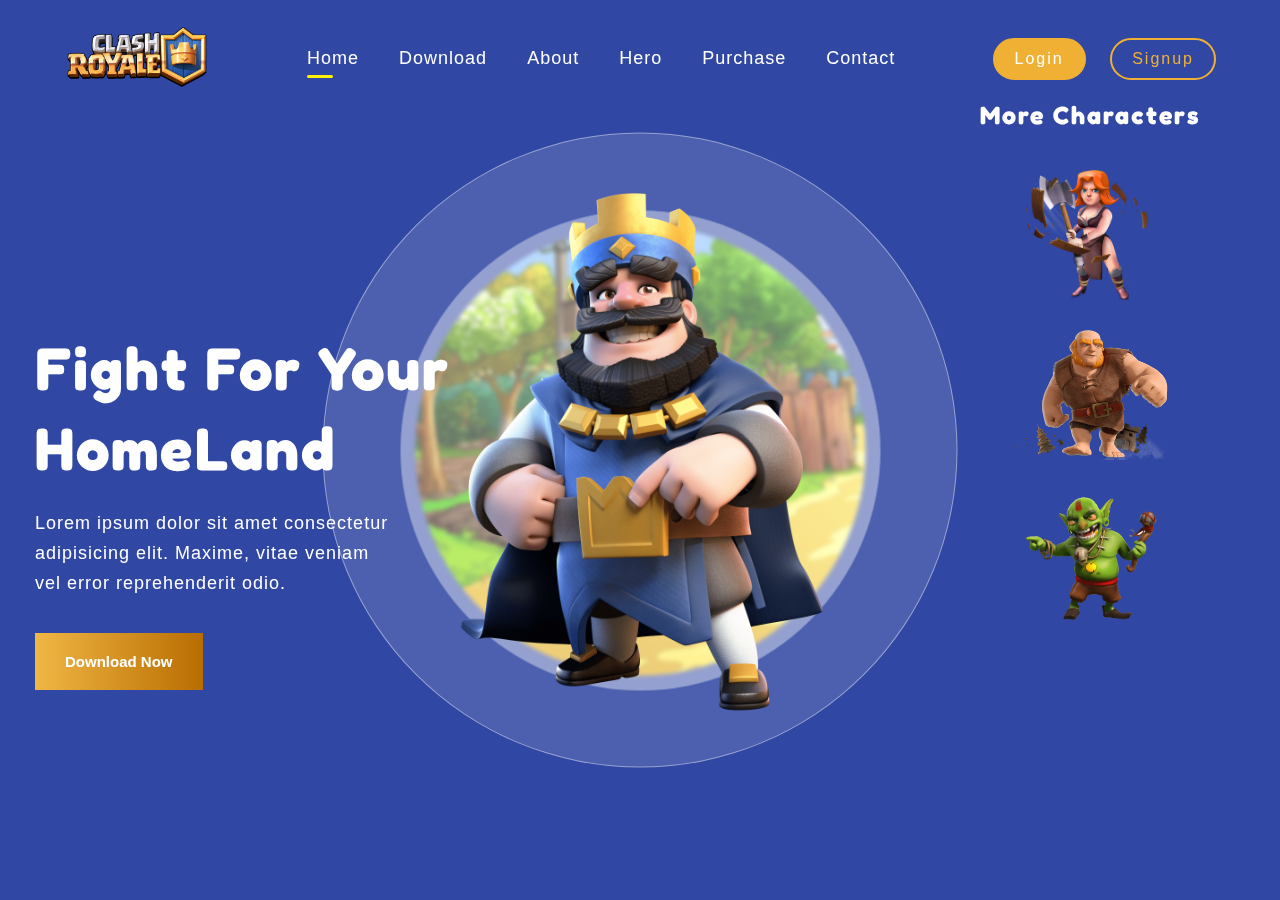
<file: GameWeb_Landing_Page/index.html>
<!DOCTYPE html>
<html lang="en">
  <head>
    <meta charset="UTF-8" />
    <meta name="viewport" content="width=device-width, initial-scale=1.0" />
    <title>Game Website Landing Page</title>
    <link rel="stylesheet" href="style.css" />
  </head>
  <body>
    <div class="container">
      <div class="circle"></div>
      <div class="navbar">
        <div class="logo">
          <img src="logo.png" alt="logo" />
        </div>

        <ul class="navlist">
          <li><a href="#" class="active">Home</a></li>
          <li><a href="#">Download</a></li>
          <li><a href="#">About</a></li>
          <li><a href="#">Hero</a></li>
          <li><a href="#">Purchase</a></li>
          <li><a href="#">Contact</a></li>
        </ul>

        <div class="click">
          <button>Login</button>
          <button>Signup</button>
        </div>
      </div>

      <div class="hero">
        <div class="content">
          <h1>Fight For Your HomeLand</h1>
          <p>
            Lorem ipsum dolor sit amet consectetur adipisicing elit. Maxime,
            vitae veniam vel error reprehenderit odio.
          </p>
          <button>Download Now</button>
        </div>

        <div class="main-character">
          <img src="royal king.png" alt="king" />
        </div>

        <div class="characters">
          <h2>More Characters</h2>
          <div class="fighters">
            <img src="smasher girl.png" alt="" />
            <img src="fighter.png" alt="" />
            <img src="goblin.png" alt="" />
          </div>
        </div>
      </div>
    </div>
  </body>
</html>
</file>
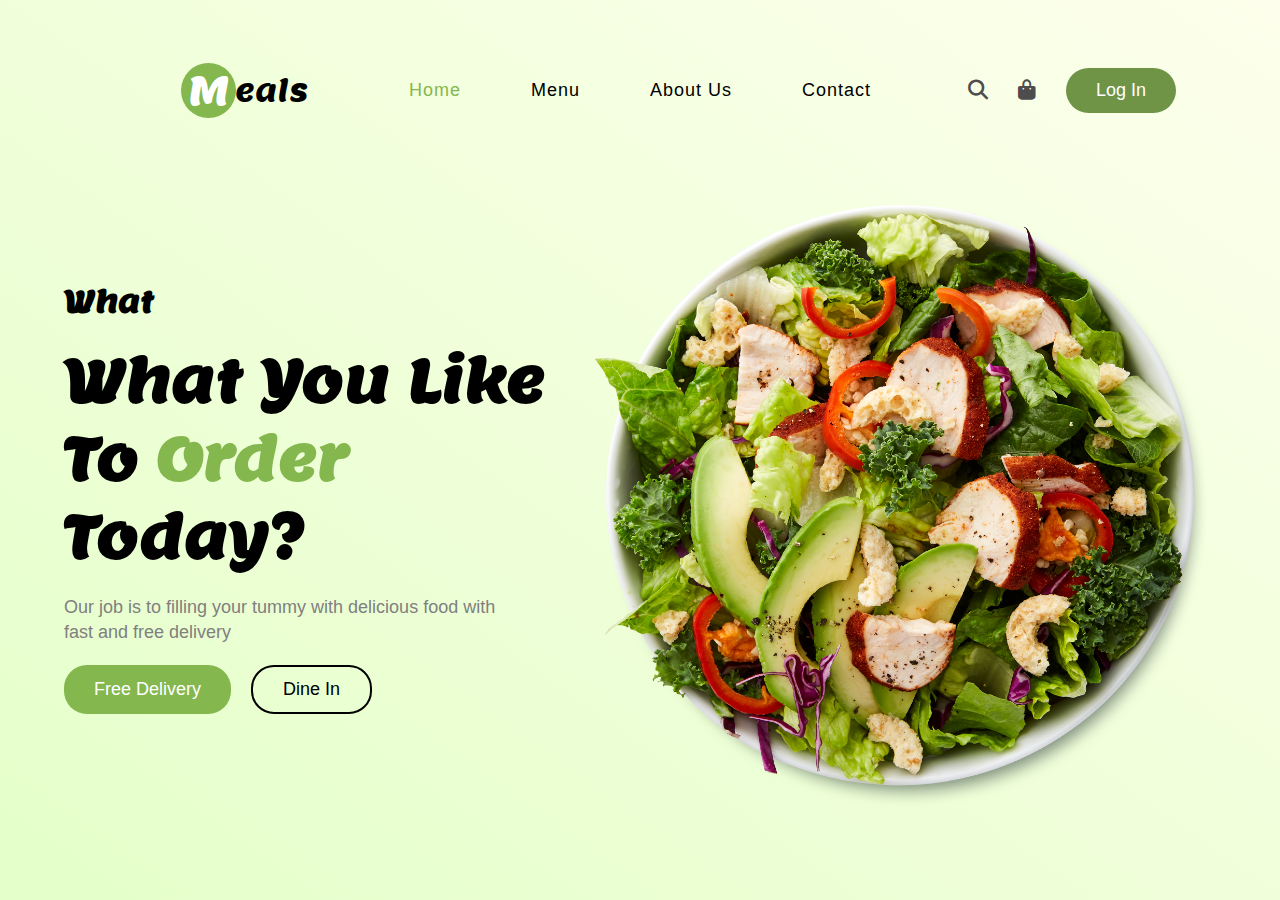
<file: Meals_Landing_Page/index.html>
<!DOCTYPE html>
<html lang="en">
  <head>
    <meta charset="UTF-8" />
    <meta name="viewport" content="width=device-width, initial-scale=1.0" />
    <title>Meals Landing Page</title>
    <link rel="stylesheet" href="style.css" />
    <link
      rel="stylesheet"
      href="https://cdnjs.cloudflare.com/ajax/libs/font-awesome/6.7.2/css/all.min.css"
      integrity="sha512-Evv84Mr4kqVGRNSgIGL/F/aIDqQb7xQ2vcrdIwxfjThSH8CSR7PBEakCr51Ck+w+/U6swU2Im1vVX0SVk9ABhg=="
      crossorigin="anonymous"
      referrerpolicy="no-referrer"
    />
  </head>
  <body>
    <header>
      <div class="logo">M</div>

      <ul>
        <li><a href="#" class="active">Home</a></li>
        <li><a href="#">Menu</a></li>
        <li><a href="#">About Us</a></li>
        <li><a href="#">Contact</a></li>
      </ul>

      <div class="icons">
        <i class="fa-solid fa-search"></i>
        <i class="fa-solid fa-shopping-bag"></i>
        <button class="login">Log In</button>
      </div>
    </header>

    <section>
      <div class="content">
        <h2>What</h2>
        <h1>What You Like <br />To <span>Order</span> Today?</h1>
        <p>
          Our job is to filling your tummy with delicious food with <br />fast
          and free delivery
        </p>

        <div class="buttons">
          <button class="delivery">Free Delivery</button>
          <button class="dine">Dine In</button>
        </div>
      </div>

      <div class="dish">
        <img src="salad.png" alt="salad" />
      </div>
    </section>
  </body>
</html>
</file>
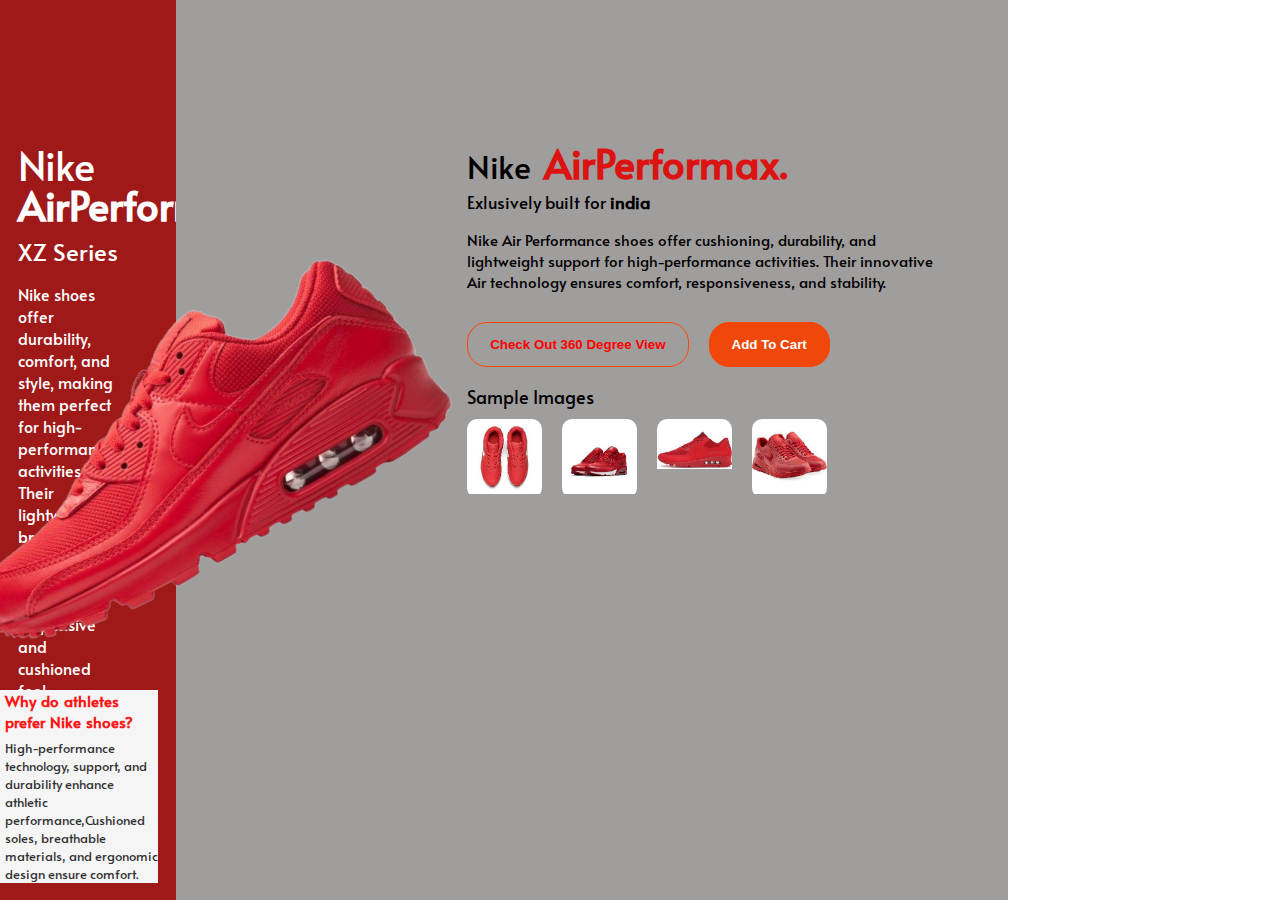
<file: Nike(2)_Landing_Page/index.html>
<!DOCTYPE html>
<html lang="en">
<head>
  <meta charset="UTF-8">
  <meta name="viewport" content="width=device-width, initial-scale=1.0">
  <title>Project Nike Shreyans Website</title>
  <link rel="stylesheet" href="style.css">

  <link rel="preconnect" href="https://fonts.googleapis.com">
<link rel="preconnect" href="https://fonts.gstatic.com" crossorigin>
<link href="https://fonts.googleapis.com/css2?family=Abel&family=Alata&family=Amarante&family=Cinzel+Decorative:wght@400;700;900&family=Cinzel:wght@400..900&family=Faculty+Glyphic&family=Fugaz+One&family=Inconsolata:wght@200..900&family=Josefin+Sans:ital,wght@0,100..700;1,100..700&family=Kanit:ital,wght@0,100;0,200;0,300;0,400;0,500;0,600;0,700;0,800;0,900;1,100;1,200;1,300;1,400;1,500;1,600;1,700;1,800;1,900&family=Lobster&family=Open+Sans:ital,wght@0,300..800;1,300..800&family=Outfit:wght@100..900&family=Raleway:ital,wght@0,100..900;1,100..900&display=swap" rel="stylesheet">
</head>
<body>
  <div id="main">
    <div id="left">
      <div id="text">
            <h1 class="a"><span>Nike</span> AirPerformax</h1>
            <h3 class="a">XZ Series</h3>
            <p class="a">Nike shoes offer durability, comfort, and style, making them perfect for high-performance activities. Their lightweight, breathable, and flexible design ensures a responsive and cushioned feel.</p>
            <button class="a"> Check Out !</button>
        </div>
        <div class="a" id="btm">
          <h3>Why do athletes prefer Nike shoes?</h3>
          <p>High-performance technology, support, and durability enhance athletic performance,Cushioned soles, breathable materials, and ergonomic design ensure comfort.</p>
        </div>
    </div>
    <div id="right">
        <img src="shoes.png" alt="">
        <div id="center">
              <h1>Nike <span>AirPerformax.</span></h1>
              <h2><span>Exlusively built for</span> india</h2>
              <p>Nike Air Performance shoes offer cushioning, durability, and lightweight support for high-performance activities. Their innovative Air technology ensures comfort, responsiveness, and stability.</p>
            <div id="btns">
                <button id="ss">Check Out 360 Degree View</button>
                <button>Add To Cart</button>
            </div>
            <h1 id="sampletext">Sample Images</h1>
            <div id="sample">
              <div class="sample">
                <img src="1.jpg" alt="">
              </div>
             
              <div class="sample">
                <img src="4.jpg" alt="">
              </div>
               <div class="sample">
                <img src="5.jpg" alt="">
              </div>
              
              <div class="sample">
                <img src="6.jpg" alt="">
              </div>
             
            </div>
        </div>
      
    </div>
    
  </div>

  <script src="https://cdnjs.cloudflare.com/ajax/libs/gsap/3.12.5/gsap.min.js" integrity="sha512-7eHRwcbYkK4d9g/6tD/mhkf++eoTHwpNM9woBxtPUBWm67zeAfFC+HrdoE2GanKeocly/VxeLvIqwvCdk7qScg==" crossorigin="anonymous" referrerpolicy="no-referrer"></script>
  <script src="index.js"></script>
  
</body>
</html>
</file>
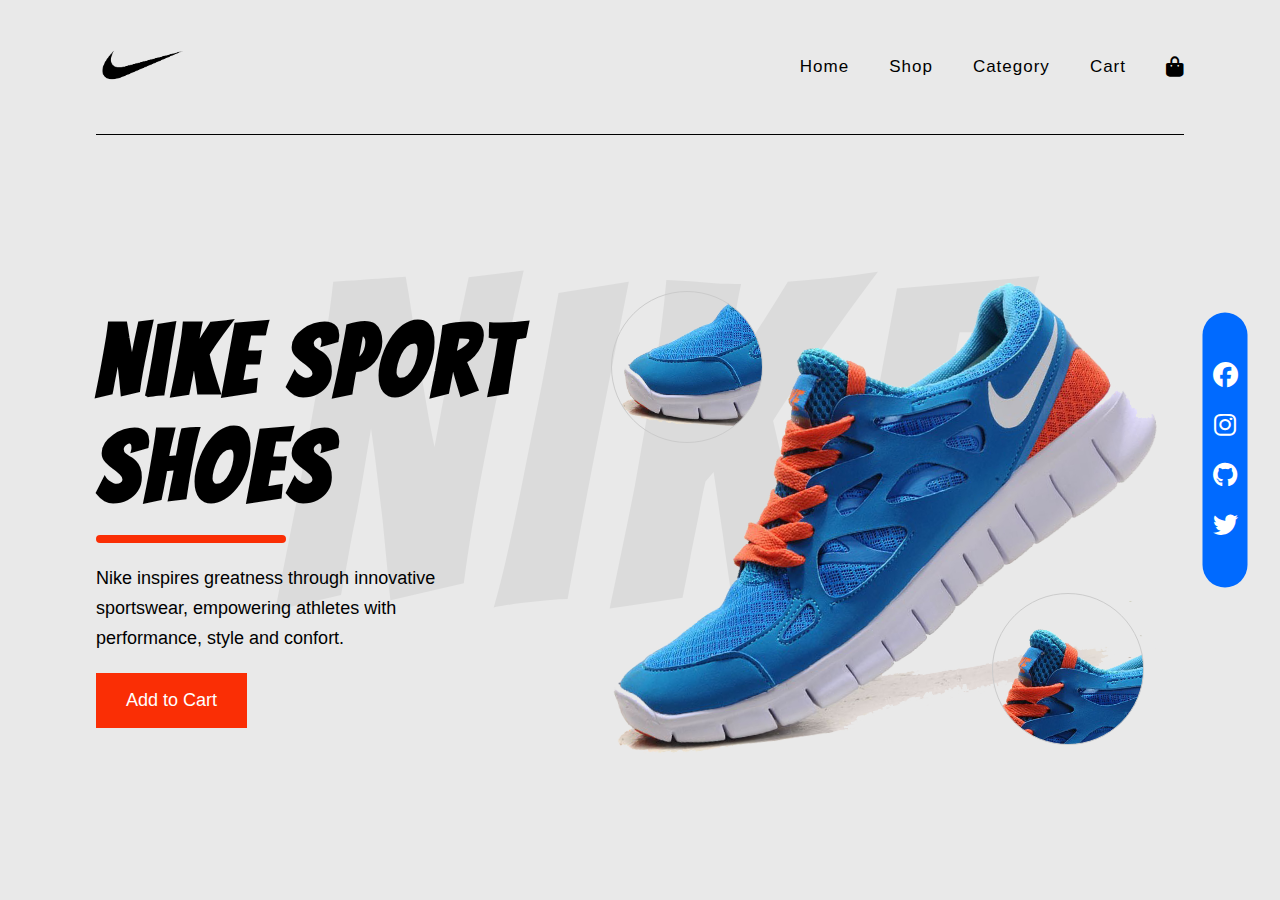
<file: Nike_Landing_Page/index.html>
<!DOCTYPE html>
<html lang="en">
  <head>
    <meta charset="UTF-8" />
    <meta name="viewport" content="width=device-width, initial-scale=1.0" />
    <title>Nike Landing Page</title>
    <link rel="stylesheet" href="style.css" />
    <link
      rel="stylesheet"
      href="https://cdnjs.cloudflare.com/ajax/libs/font-awesome/6.7.2/css/all.min.css"
      integrity="sha512-Evv84Mr4kqVGRNSgIGL/F/aIDqQb7xQ2vcrdIwxfjThSH8CSR7PBEakCr51Ck+w+/U6swU2Im1vVX0SVk9ABhg=="
      crossorigin="anonymous"
      referrerpolicy="no-referrer"
    />
  </head>
  <body>
    <div class="container">
      <div class="navbar">
        <div class="logo">
          <img src="logo.png" />
        </div>
        <ul class="navlist">
          <li><a href="#">Home</a></li>
          <li><a href="#">Shop</a></li>
          <li><a href="#">Category</a></li>
          <li><a href="#">Cart</a></li>
          <i class="fa-solid fa-bag-shopping"></i>
        </ul>
      </div>

      <div class="hero">
        <div class="content">
          <h1>Nike Sport Shoes</h1>
          <div class="line"></div>
          <p>
            Nike inspires greatness through innovative sportswear, empowering
            athletes with performance, style and confort.
          </p>
          <a href="https://github.com/Shaktisinh0044" target="_blank"
            ><button>Add to Cart</button></a
          >
        </div>

        <div class="shoes">
          <img src="shoes.png" />
        </div>

        <div class="icons">
          <a href="https://github.com/Shaktisinh0044" target="_blank"
            ><i class="fa-brands fa-facebook"></i
          ></a>
          <a href="https://github.com/Shaktisinh0044" target="_blank"
            ><i class="fa-brands fa-instagram"></i
          ></a>
          <a href="https://github.com/Shaktisinh0044" target="_blank">
            <i class="fa-brands fa-github"></i
          ></a>
          <a href="https://github.com/Shaktisinh0044" target="_blank"
            ><i class="fa-brands fa-twitter"></i
          ></a>
        </div>
      </div>
    </div>
  </body>
</html>
</file>
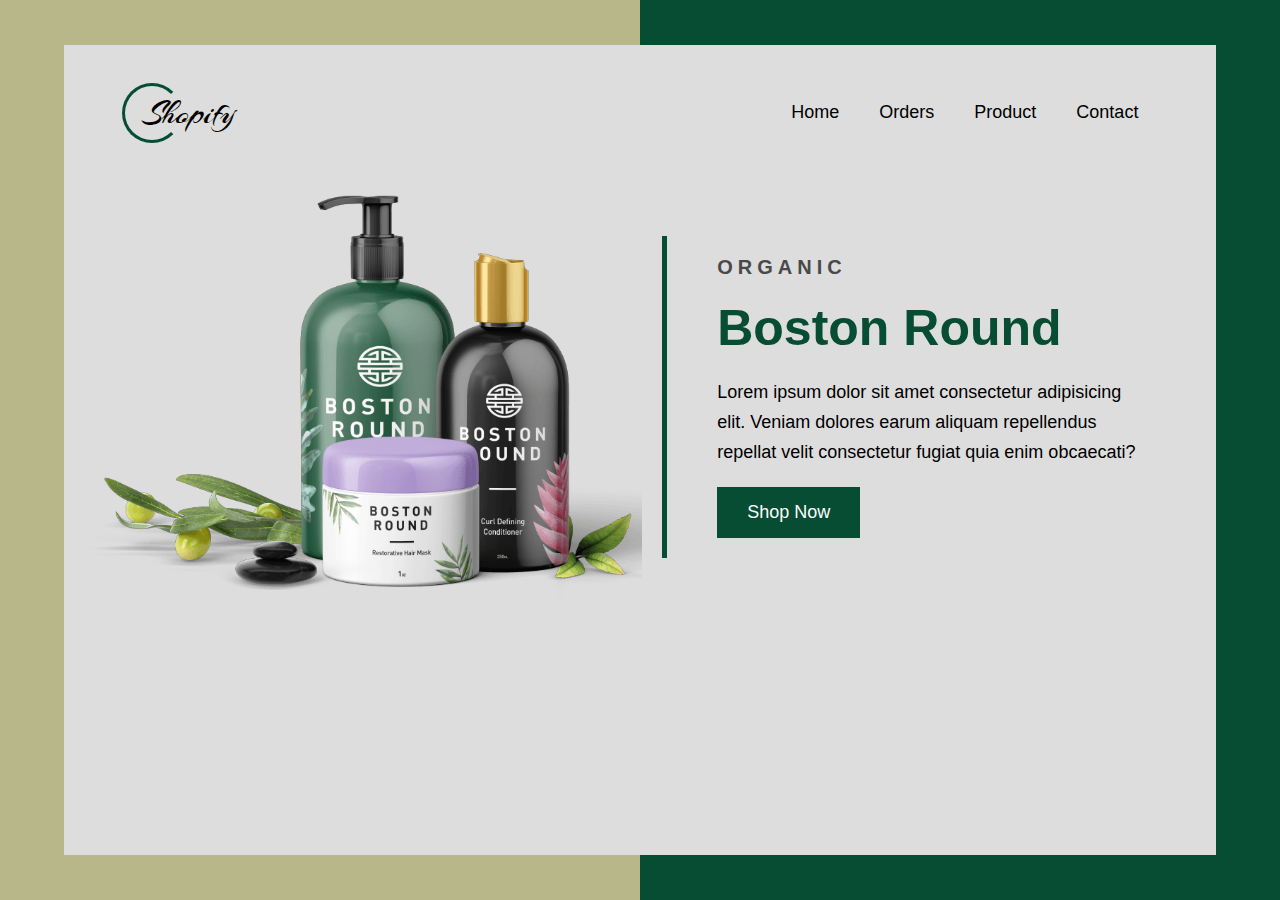
<file: Product_Landing_Page/index.html>
<!DOCTYPE html>
<html lang="en">
  <head>
    <meta charset="UTF-8" />
    <meta name="viewport" content="width=device-width, initial-scale=1.0" />
    <title>Product Landing Page</title>
    <link rel="stylesheet" href="style.css" />
  </head>
  <body>
    <div class="container">
      <div class="wrapper">
        <div class="navbar">
          <div class="logo"></div>
          <ul class="navlist" id="navlist">
            <li><a href="#">Home</a></li>
            <li><a href="#">Orders</a></li>
            <li><a href="#">Product</a></li>
            <li><a href="#">Contact</a></li>
          </ul>
          <div class="hamburger" id="hamburger">
            <span></span>
            <span></span>
            <span></span>
          </div>
        </div>

        <div class="hero">
          <img src="products.png" alt="img" />
          <div class="content">
            <h3>Organic</h3>
            <h1>Boston Round</h1>
            <p>
              Lorem ipsum dolor sit amet consectetur adipisicing elit. Veniam
              dolores earum aliquam repellendus repellat velit consectetur
              fugiat quia enim obcaecati?
            </p>
            <button>Shop Now</button>
          </div>
        </div>
      </div>
    </div>

    <script src="script.js"></script>
  </body>
</html>
</file>
<file: GameWeb_Landing_Page/style.css>
@import url("https://fonts.googleapis.com/css2?family=Fredoka:wght@300..700&display=swap");

* {
  margin: 0;
  padding: 0;
  box-sizing: border-box;
  font-family: Arial, Helvetica, sans-serif;
}

.container {
  background-color: #3047a3;
  height: 100vh;
  isolation: isolate;
}

.navbar {
  height: 13vh;
  width: 90%;
  margin: auto;
  display: flex;
  justify-content: space-between;
  align-items: center;
}

.logo img {
  height: 65px;
}

.navlist {
  display: flex;
}

.navlist li {
  list-style: none;
  padding: 20px;
}

.navlist a {
  position: relative;
  color: white;
  font-size: 18px;
  text-decoration: none;
  letter-spacing: 1px;
}

.click button:nth-child(1),
.click button:nth-child(2) {
  padding: 10px 20px;
  font-size: 16px;
  border-radius: 30px;
  letter-spacing: 2px;
}

.click button:nth-child(1) {
  background-color: #f0b033;
  color: white;
  border: 2px solid #f0b033;
}

.click button:nth-child(2) {
  background-color: transparent;
  color: #f0b033;
  border: 2px solid #f0b033;
  margin-left: 20px;
}

.click button:nth-child(1):hover {
  background-color: transparent;
  color: #f0b033;
}

.click button:nth-child(2):hover {
  background-color: #f0b033;
  color: white;
}

.navlist a::before {
  content: "";
  background-color: rgb(255, 242, 0);
  width: 0%;
  height: 3px;
  position: absolute;
  bottom: -10px;
  border-radius: 10px;
  transition: 0.5s ease-in-out;
}

.navlist a:hover::before {
  width: 50%;
}

.navlist .active::before {
  content: "";
  background-color: rgb(255, 242, 0);
  width: 50%;
  height: 3px;
  position: absolute;
  bottom: -10px;
  border-radius: 10px;
}

.container .circle {
  position: absolute;
  width: 635px;
  height: 635px;
  border-radius: 50%;
  background-color: rgba(255, 255, 255, 0.137);
  top: 50%;
  left: 50%;
  transform: translate(-50%, -50%);
  border: 1px solid rgba(255, 255, 255, 0.418);
  z-index: -1;
}

.container .circle::before {
  content: "";
  background-image: url(farm.jpg);
  background-position: center;
  background-size: cover;
  width: 450px;
  height: 450px;
  border-radius: 50%;
  position: absolute;
  top: 50%;
  left: 50%;
  transform: translate(-50%, -50%);
}

.container .circle::after {
  content: "";
  background-color: rgba(255, 255, 255, 0.404);
  width: 480px;
  height: 480px;
  border-radius: 50%;
  position: absolute;
  top: 50%;
  left: 50%;
  transform: translate(-50%, -50%);
  backdrop-filter: blur(2px);
}

.hero {
  padding-left: 35px;
  width: 50%;
  height: 87vh;
  display: flex;
  align-items: center;
}

.content h1 {
  font-size: 60px;
  color: white;
  font-family: "Fredoka", sans-serif;
  letter-spacing: 2px;
  line-height: 80px;
}

.content p {
  font-size: 18px;
  letter-spacing: 1px;
  color: white;
  max-width: 60%;
  line-height: 30px;
  padding: 20px 0px 35px 0px;
}

.content button {
  padding: 20px 30px;
  background: linear-gradient(to left, #b96d01, #f0b745);
  border: none;
  font-size: 15px;
  color: white;
  font-weight: bold;
}

.main-character img {
  height: 550px;
  position: absolute;
  top: 50%;
  left: 50%;
  transform: translate(-50%, -50%);
}

.fighters img {
  height: 130px;
}

.characters {
  position: absolute;
  top: 100px;
  right: 80px;
  display: flex;
  flex-direction: column;
  gap: 40px;
}

.fighters {
  display: flex;
  flex-direction: column;
  gap: 30px;
  justify-content: center;
  align-items: center;
}

.characters h2 {
  color: white;
  letter-spacing: 2px;
  font-family: "Fredoka", sans-serif;
  font-size: 25px;
}

.content button:hover {
  background: linear-gradient(to left, #eeb23b, #dd8100);
  cursor: pointer;
  border-radius: 4px;
  transform: scale(0.99);
}
</file>
<file: Meals_Landing_Page/style.css>
@import url("https://fonts.googleapis.com/css2?family=Lemon&display=swap");

* {
  margin: 0;
  padding: 0;
  box-sizing: border-box;
}

body {
  background: linear-gradient(to right top, #e4ffc9, #fdffec);
  height: 100vh;
}
header {
  display: flex;
  width: 90%;
  margin: auto;
  height: 20vh;
}

.logo,
ul,
.icons {
  display: flex;
  justify-content: center;
  align-items: center;
}

.logo {
  flex: 1;
  font-family: "Lemon", cursive;
  font-size: 40px;
  color: white;
  position: relative;
}

.logo::before {
  content: "";
  background-color: #84b74d;
  width: 55px;
  height: 55px;
  border-radius: 50%;
  position: absolute;
  z-index: -1;
}

.logo::after {
  content: "eals";
  color: black;
  font-size: 30px;
  position: absolute;
  top: 50%;
  left: 72%;
  transform: translate(-50%, -50%);
}

ul {
  flex: 2;
}

.icons {
  flex: 1;
  gap: 30px;
}
.fa-solid {
  font-size: 20px;
  color: rgba(77, 77, 77);
}

li {
  list-style: none;
  margin: 35px;
}

a {
  text-decoration: none;
  font-size: 18px;
  color: white;
  color: black;
  font-family: Arial, Helvetica, sans-serif;
  letter-spacing: 1px;
}
.active {
  color: #84b74d;
}
a:hover {
  color: #84b74d;
}
.login,
.delivery,
.dine {
  padding: 12px 30px;
  border-radius: 23px;
  border: none;
  color: white;
  background-color: #84b74d;
  font-size: 18px;
}
.login,
.delivery:hover {
  background-color: #709446;
}

section {
  display: flex;
  width: 90%;
  margin: auto;
  align-items: center;
}
.dish img {
  height: 70vh;
}
.content {
  margin-left: 80x;
  flex: 1;
}

h2 {
  font-size: 30px;
  font-family: "Lemon", cursive;
  margin-bottom: 20px;
}
h1 {
  margin-bottom: 20px;
  font-size: 60px;
  font-family: "Lemon", cursive;
}
span {
  color: #84b74d;
}
p {
  font-size: 18px;
  color: gray;
  line-height: 25px;
  font-family: Arial, Helvetica, sans-serif;
  margin-bottom: 20px;
}

.dine {
  background-color: transparent;
  color: black;
  border: 2px solid black;
}

.dine:hover {
  background-color: #ffffff;
}

.buttons {
  display: flex;
  gap: 20px;
}
</file>
<file: Nike(2)_Landing_Page/style.css>
*{
  margin: 0;
  padding: 0;
  box-sizing: border-box;
}
html,body{
  height: 100%;
  width: 100%;
  font-family: "Alata", sans-serif;
}
#main{
  display: flex;
  height: 100%;
  width: 100%;
}
#left{
  position: relative;
  height: 100%;
  width: 35%;
  background-color: rgb(160, 25, 25);
}
#text{
  position: absolute;
  top: 15%;
  left: 10%;
  width: 90%;
  color: white;
}
#left h1{
  line-height: 1;
  font-size: 40px;
  margin-bottom: 10px;
  word-spacing: 7px;
}
#text h1 span{
  font-weight: 10;
  font-style: normal;
}
#text h3{
  font-size:x-large;
  margin-bottom: 8px;
  font-weight: 100;
}
#text p{
  margin-top: 15px;
  margin-bottom: 10px;
  width: 60%;
  font-weight: 400;
}
#text button{
  border: none;
  color: red;
  border-radius: 3px;
  height: 20px;
  width: 85px;
  font-weight: bold;
  margin-top: 10px;
}
#btm{
  background-color: whitesmoke;
  position: absolute;
  left: 0%;
  bottom: 3%;
  width: 90%;
}
#btm h3{
  font-size: 15px;
  margin-bottom: 7px;
  word-spacing: 1px;
  margin-left: 5px;
  opacity: .90;
  color: red;
}
#btm p{
  font-size: 13px;
  margin-left: 5px;
  opacity: .8;
}
#right{
  position: relative;
  height: 100%;
  width: 65%;
  background-color: rgb(160, 157, 157);
}
#right> img{
  position: absolute;
  top: 50%;
  left: 1%;
  transform: translate(-50%,-50%)rotate(-30deg);
}
#right #center{
  position: absolute;
  top: 15%;
  left: 35%;
}
#center h1{
  font-weight: 100;

}
#center h1 span{
  color: rgb(219, 19, 19);
  font-size:40px;
  font-weight: 600;
  padding-left: 5px;
}
#center h2{
  font-size: 17px;
  margin-bottom: 15px;
}
#center h2 span{
  font-weight: 100;
}
#center p{
  width: 90%;
  font-size: 15px;
  margin-bottom: 20px;
}
#center #btns{
  display: flex;
  gap: 20px;
}
#btns button{
  padding: 14px 22px;
  margin-top: 10px;
}
#btns button:nth-child(1){
  background-color: transparent;
  border-radius: 20px;
  color: red;
  font-weight: bolder;
  border: 1px solid orangered;
}
#btns button:nth-child(2){
  background-color:rgb(240, 71, 10);
  border-radius: 20px;
  color: rgb(255, 255, 255);
  font-weight: bolder;
  border: 1px solid orangered;
  font-weight: bold;
}
#sampletext{
  margin-top: 17px;
  font-size: large;
  font-weight: bolder;

}
#sample{
  margin-top: 10px;
  display: flex;
  flex-wrap: wrap;
  
  gap: 20px;
}
.sample{
  width: 75px;
  overflow: hidden;
  border-radius: 10px;
}
.sample img{
  width: 100%; 
}
</file>
<file: Nike_Landing_Page/style.css>
@import url("https://fonts.googleapis.com/css2?family=Bangers&display=swap");

* {
  margin: 0;
  padding: 0;
  box-sizing: border-box;
  font-family: Arial, Helvetica, sans-serif;
  user-select: none;
}

.container {
  height: 100vh;
  background-color: rgb(233, 233, 233);
  position: relative;
  isolation: isolate;
}

.navbar {
  display: flex;
  justify-content: space-between;
  align-items: center;
  height: 15vh;
  width: 85%;
  margin: auto;
  border-bottom: 1px solid black;
}

.logo img {
  height: 70px;
}

.navlist {
  display: flex;
  gap: 40px;
}

.navlist li {
  list-style: none;
}

.navlist a {
  text-decoration: none;
  font-size: 17px;
  color: black;
  letter-spacing: 1px;
}

.navlist a:hover {
  color: red;
}

.navlist .fa-solid {
  font-size: 20px;
}

.container::before {
  content: "NIKE";
  position: absolute;
  top: 50%;
  left: 50%;
  transform: translate(-50%, -50%);
  font-size: 450px;
  font-family: "Bangers", system-ui;
  letter-spacing: 20px;
  color: rgb(199, 199, 199);
  opacity: 0.4;
  z-index: -1;
}

.shoes img {
  height: 450px;
  rotate: -10deg;
  animation: shoes 4s infinite ease-in-out;
}

.hero {
  height: 85vh;
  display: flex;
  width: 85%;
  margin: auto;
  align-items: center;
  justify-content: space-between;
}

.content h1 {
  font-family: "Bangers", system-ui;
  color: black;
  font-size: 100px;
  letter-spacing: 5px;
}

.content p {
  margin: 20px 0;
  font-size: 18px;
  line-height: 30px;
  max-width: 80%;
}

.content button {
  border: none;
  background-color: #fa2e05;
  padding: 17px 30px;
  font-size: 18px;
  color: white;
}

.content button:hover {
  background-color: rgb(0, 106, 255);
}

.content .line {
  width: 40%;
  height: 8px;
  background-color: #fa2e05;
  margin: 15px 0px;
  border-radius: 10px;
}

.icons {
  position: absolute;
  display: flex;
  flex-direction: column;
  align-items: center;
  top: 50%;
  right: 10px;
  transform: translate(-50%, -50%);
  gap: 25px;
  background-color: rgb(0, 106, 255);
  padding: 50px 10px;
  border-radius: 50px;
}

.icons .fa-brands {
  font-size: 25px;
  color: white;
  cursor: pointer;
}

.shoes {
  position: relative;
}

.shoes::before {
  content: "";
  background-image: url(shoes.png);
  background-size: 300%;
  background-position: bottom left;
  width: 150px;
  height: 150px;
  position: absolute;
  top: 0;
  left: 40px;
  border-radius: 50%;
  border: 1px solid rgb(203, 203, 203);
  animation: move 2s infinite linear;
}

.shoes::after {
  animation: move 2s infinite linear;
  content: "";
  background-image: url(shoes.png);
  background-size: 300%;
  background-position: top;
  width: 150px;
  height: 150px;
  position: absolute;
  right: 40px;
  bottom: 0;
  border-radius: 50%;
  border: 1px solid rgb(203, 203, 203);
}

@keyframes shoes {
  0% {
    transform: scale(0.9);
  }
  50% {
    transform: scale(0.99);
  }
  100% {
    transform: scale(0.9);
  }
}

@keyframes move {
  0%,
  100% {
    transform: translateY(0px);
  }
  50% {
    transform: translateY(-10px);
  }
}
</file>
<file: Product_Landing_Page/style.css>
@import url("https://fonts.googleapis.com/css2?family=Arizonia&display=swap");

* {
  margin: 0;
  padding: 0;
  box-sizing: border-box;
  font-family: Arial, Helvetica, sans-serif;
}

.container {
  height: 100vh;
  background: linear-gradient(90deg, #b7b78a 50%, #064d34 50%);
  display: flex;
  justify-content: center;
  align-items: center;
}

.wrapper {
  background-color: #dddddd;
  width: 90%;
  height: 90vh;
}
.navbar .logo {
  position: relative;
  width: 60px;
  height: 60px;
  background-color: transparent;
  border: 3px solid #064d34;
  border-radius: 50%;
  border-right-color: transparent;
}

.navbar .logo::before {
  content: "Shopify";
  color: black;
  font-size: 35px;
  position: absolute;
  top: 50%;
  left: 50%;
  transform: translate(-10%, -50%);
  font-family: "Arizonia", cursive;
}

.navbar {
  width: 90%;
  margin: auto;
  height: 15vh;
}

.navbar,
.navlist {
  display: flex;
  justify-content: space-between;
  align-items: center;
}
.navlist li {
  list-style: none;
  padding: 20px;
}
.navlist a {
  font-size: 18px;
  color: black;
  text-decoration: none;
  position: relative;
}

.navlist a::before {
  content: "";
  position: absolute;
  bottom: -50%;
  left: 0;
  width: 0;
  height: 2px;
  background-color: #000000;
  transition: 0.5s ease-in-out;
}

.navlist a:hover::before {
  width: 100%;
}

.hero {
  display: flex;
  justify-content: center;
  align-items: center;
  padding: 15px;
}

.hero img {
  width: 44vw;
  margin-right: 20px;
}

.content {
  display: flex;
  flex-direction: column;
  justify-content: center;
  align-items: flex-start;
  gap: 20px;
  border-left: 5px solid #064d34;
  padding: 20px 50px;
}

.content h3 {
  color: rgb(73, 73, 73);
  text-transform: uppercase;
  font-size: 20px;
  letter-spacing: 5px;
}
.content h1 {
  font-size: 50px;
  color: #064d34;
}
.content p {
  color: black;
  font-size: 18px;
  line-height: 30px;
}
.content button {
  padding: 15px 30px;
  font-size: 18px;
  color: white;
  border: none;
  background-color: #064d34;
  cursor: pointer;
}
.content button:hover {
  background-color: white;
  color: #064d34;
}

.hamburger {
  display: none;
}
.hamburger span {
  width: 15px;
  height: 3px;
  background-color: black;
  display: block;
  margin: 5px;
}
.hamburger span:nth-child(2) {
  width: 30px;
}

@media screen and(max-width:1207px) {
  .content {
    font-size: 40px;
  }
  .content p {
    font-size: 15px;
    line-height: 25px;
  }
}

@media screen and(max-width:1110px) {
  .content {
    padding: 0px 40px;
    gap: 10px;
  }

  .content h1 {
    font-size: 40px;
  }
}

@media screen and (max-width: 796px) {
  .wrapper {
    position: relative;
    overflow: hidden;
  }

  .hero img {
    display: none;
  }
  .content h1 {
    font-size: 50px;
  }
  .content p {
    font-size: 18px;
    line-height: 30px;
  }
  .content {
    padding: 20px 50px;
    gap: 20px;
  }

  .navlist {
    position: absolute;
    flex-direction: column;
    right: -70%;
    top: 0;
    width: 300px;
    height: 100%;
    justify-content: center;
    background-color: #b7b78a;
    transition: 0.5s ease-in-out;
  }

  .navlist-active {
    right: 0;
  }

  .hamburger {
    display: block;
    z-index: 5;
  }
}
</file>
